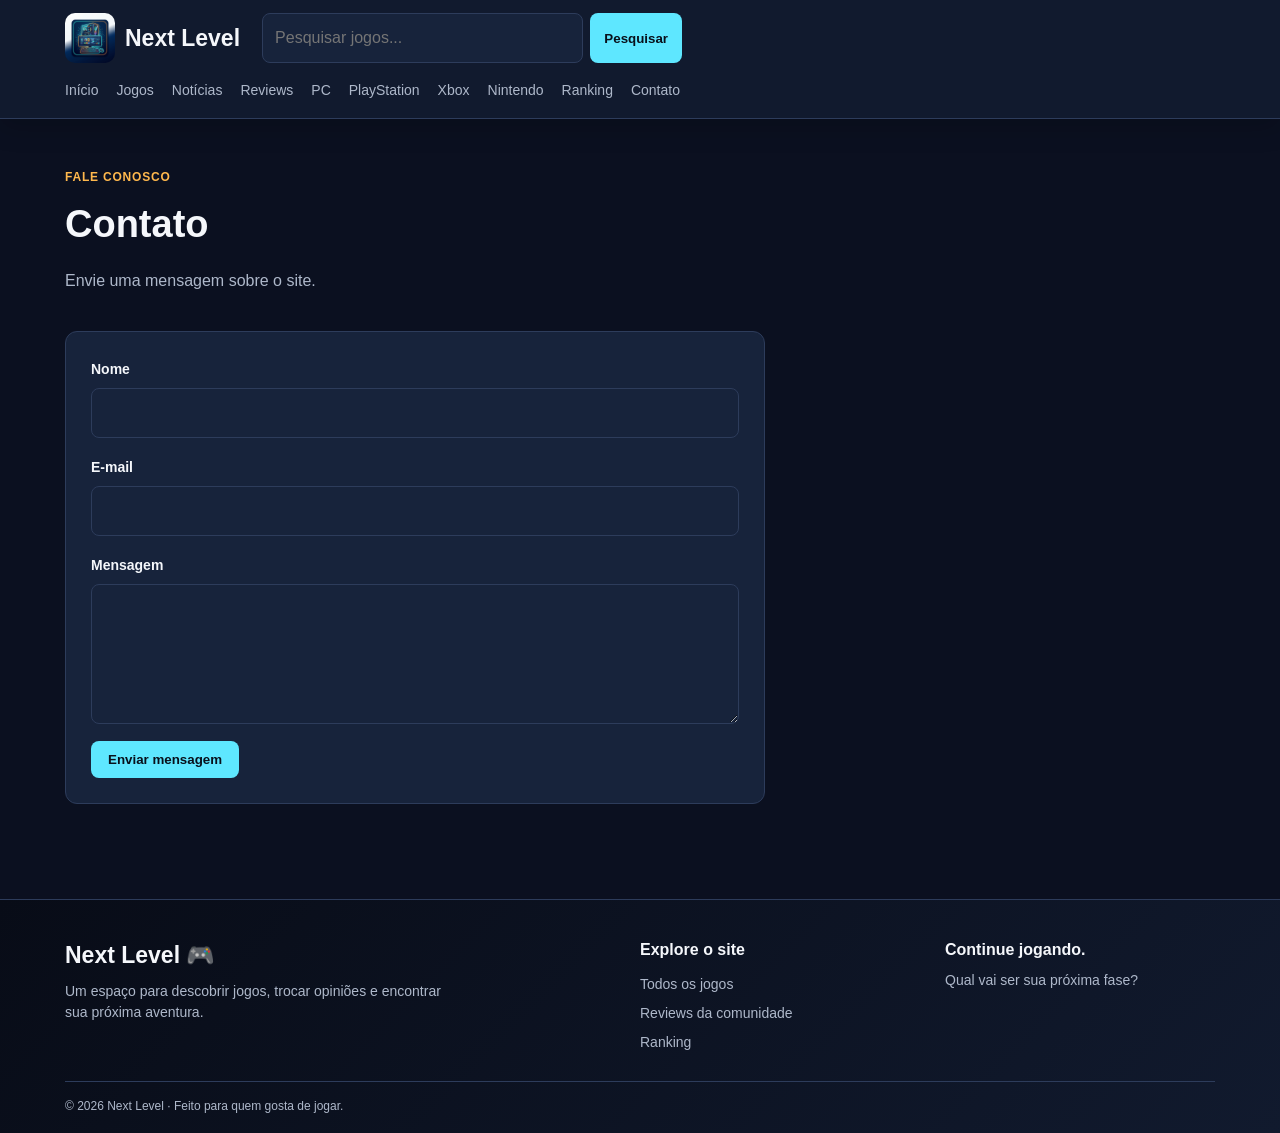
<file: contato.html>
<!DOCTYPE html>
<html lang="pt-br">
<head>
<meta charset="UTF-8">
<meta name="viewport" content="width=device-width, initial-scale=1.0">
<meta name="description" content="Next Level - jogos, plataformas, notícias e reviews">
<title>Contato - Next Level</title>
<link rel="icon" type="image/jpeg" href="img/logo.jpg">
<link rel="stylesheet" href="css/style.css">
</head>
<body>
<header>
<div class="container header-top">
<a class="marca" href="index.html">
<img class="logo" src="img/logo.jpg" alt="Logo Next Level">
<span class="logo-nome">Next Level</span>
</a>
<form class="busca-header" onsubmit="pesquisarHeader(event)">
<input id="busca-header" type="search" placeholder="Pesquisar jogos..." aria-label="Pesquisar jogos">
<button type="submit">Pesquisar</button>
</form>
</div>
<div class="container"><nav>
<a href="index.html">Início</a>
<a href="jogos.html">Jogos</a>
<a href="noticias.html">Notícias</a>
<a href="reviews.html">Reviews</a>
<a href="pc.html">PC</a>
<a href="playstation.html">PlayStation</a>
<a href="xbox.html">Xbox</a>
<a href="nintendo.html">Nintendo</a>
<a href="ranking.html">Ranking</a>
<a href="contato.html">Contato</a>
</nav></div>
</header>
<main><div class="container">
<div class="pagina-topo"><div><span class="mini-titulo">FALE CONOSCO</span><h1>Contato</h1><p>Envie uma mensagem sobre o site.</p></div></div><div class="form-box"><form onsubmit="enviarContato(event)"><label for="nome">Nome</label><input id="nome" type="text" required><label for="email">E-mail</label><input id="email" type="email" required><label for="mensagem">Mensagem</label><textarea id="mensagem" required></textarea><button type="submit">Enviar mensagem</button></form></div>
</div></main>
<footer>
    <div class="container footer-grid">
        <div class="footer-sobre">
            <a class="footer-marca" href="index.html">Next Level <span>🎮</span></a>
            <p>Um espaço para descobrir jogos, trocar opiniões e encontrar sua próxima aventura.</p>
        </div>
        <div class="footer-links">
            <strong>Explore o site</strong>
            <a href="jogos.html">Todos os jogos</a>
            <a href="reviews.html">Reviews da comunidade</a>
            <a href="ranking.html">Ranking</a>
        </div>
        <div class="footer-final">
            <strong>Continue jogando.</strong>
            <p>Qual vai ser sua próxima fase?</p>
        </div>
    </div>
    <div class="container footer-bottom">© 2026 Next Level · Feito para quem gosta de jogar.</div>
</footer>
<script src="js/script.js"></script>

</body>
</html>
</file>
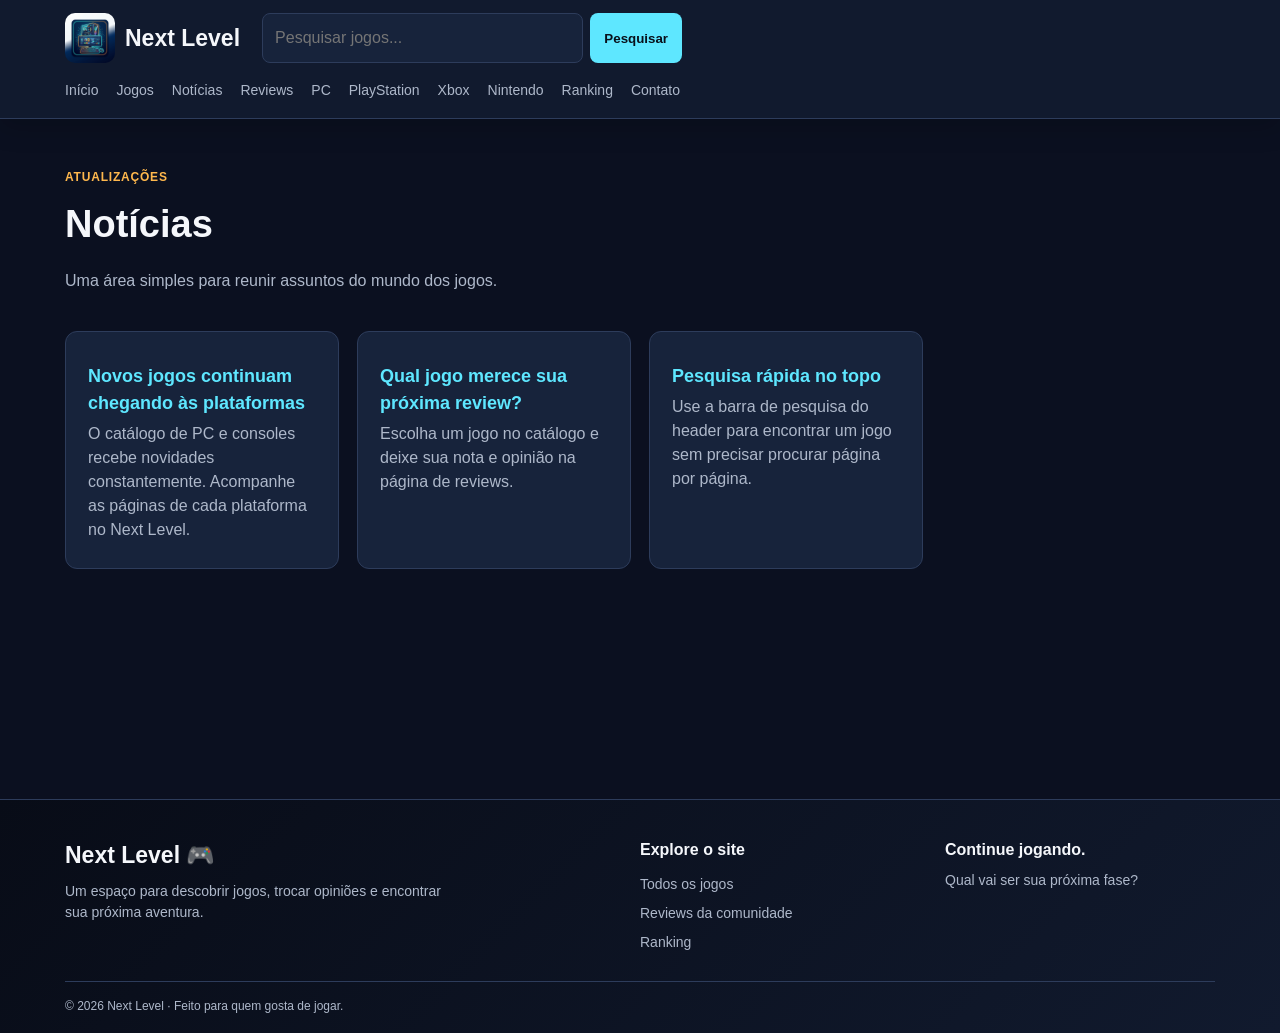
<file: noticias.html>
<!DOCTYPE html>
<html lang="pt-br">
<head>
<meta charset="UTF-8">
<meta name="viewport" content="width=device-width, initial-scale=1.0">
<meta name="description" content="Next Level - jogos, plataformas, notícias e reviews">
<title>Notícias - Next Level</title>
<link rel="icon" type="image/jpeg" href="img/logo.jpg">
<link rel="stylesheet" href="css/style.css">
</head>
<body>
<header>
<div class="container header-top">
<a class="marca" href="index.html">
<img class="logo" src="img/logo.jpg" alt="Logo Next Level">
<span class="logo-nome">Next Level</span>
</a>
<form class="busca-header" onsubmit="pesquisarHeader(event)">
<input id="busca-header" type="search" placeholder="Pesquisar jogos..." aria-label="Pesquisar jogos">
<button type="submit">Pesquisar</button>
</form>
</div>
<div class="container"><nav>
<a href="index.html">Início</a>
<a href="jogos.html">Jogos</a>
<a href="noticias.html">Notícias</a>
<a href="reviews.html">Reviews</a>
<a href="pc.html">PC</a>
<a href="playstation.html">PlayStation</a>
<a href="xbox.html">Xbox</a>
<a href="nintendo.html">Nintendo</a>
<a href="ranking.html">Ranking</a>
<a href="contato.html">Contato</a>
</nav></div>
</header>
<main><div class="container">
<div class="pagina-topo"><div><span class="mini-titulo">ATUALIZAÇÕES</span><h1>Notícias</h1><p>Uma área simples para reunir assuntos do mundo dos jogos.</p></div></div><div class="cards"><article class="card noticia"><h3>Novos jogos continuam chegando às plataformas</h3><p>O catálogo de PC e consoles recebe novidades constantemente. Acompanhe as páginas de cada plataforma no Next Level.</p></article><article class="card noticia"><h3>Qual jogo merece sua próxima review?</h3><p>Escolha um jogo no catálogo e deixe sua nota e opinião na página de reviews.</p></article><article class="card noticia"><h3>Pesquisa rápida no topo</h3><p>Use a barra de pesquisa do header para encontrar um jogo sem precisar procurar página por página.</p></article></div>
</div></main>
<footer>
    <div class="container footer-grid">
        <div class="footer-sobre">
            <a class="footer-marca" href="index.html">Next Level <span>🎮</span></a>
            <p>Um espaço para descobrir jogos, trocar opiniões e encontrar sua próxima aventura.</p>
        </div>
        <div class="footer-links">
            <strong>Explore o site</strong>
            <a href="jogos.html">Todos os jogos</a>
            <a href="reviews.html">Reviews da comunidade</a>
            <a href="ranking.html">Ranking</a>
        </div>
        <div class="footer-final">
            <strong>Continue jogando.</strong>
            <p>Qual vai ser sua próxima fase?</p>
        </div>
    </div>
    <div class="container footer-bottom">© 2026 Next Level · Feito para quem gosta de jogar.</div>
</footer>
<script src="js/script.js"></script>

</body>
</html>
</file>
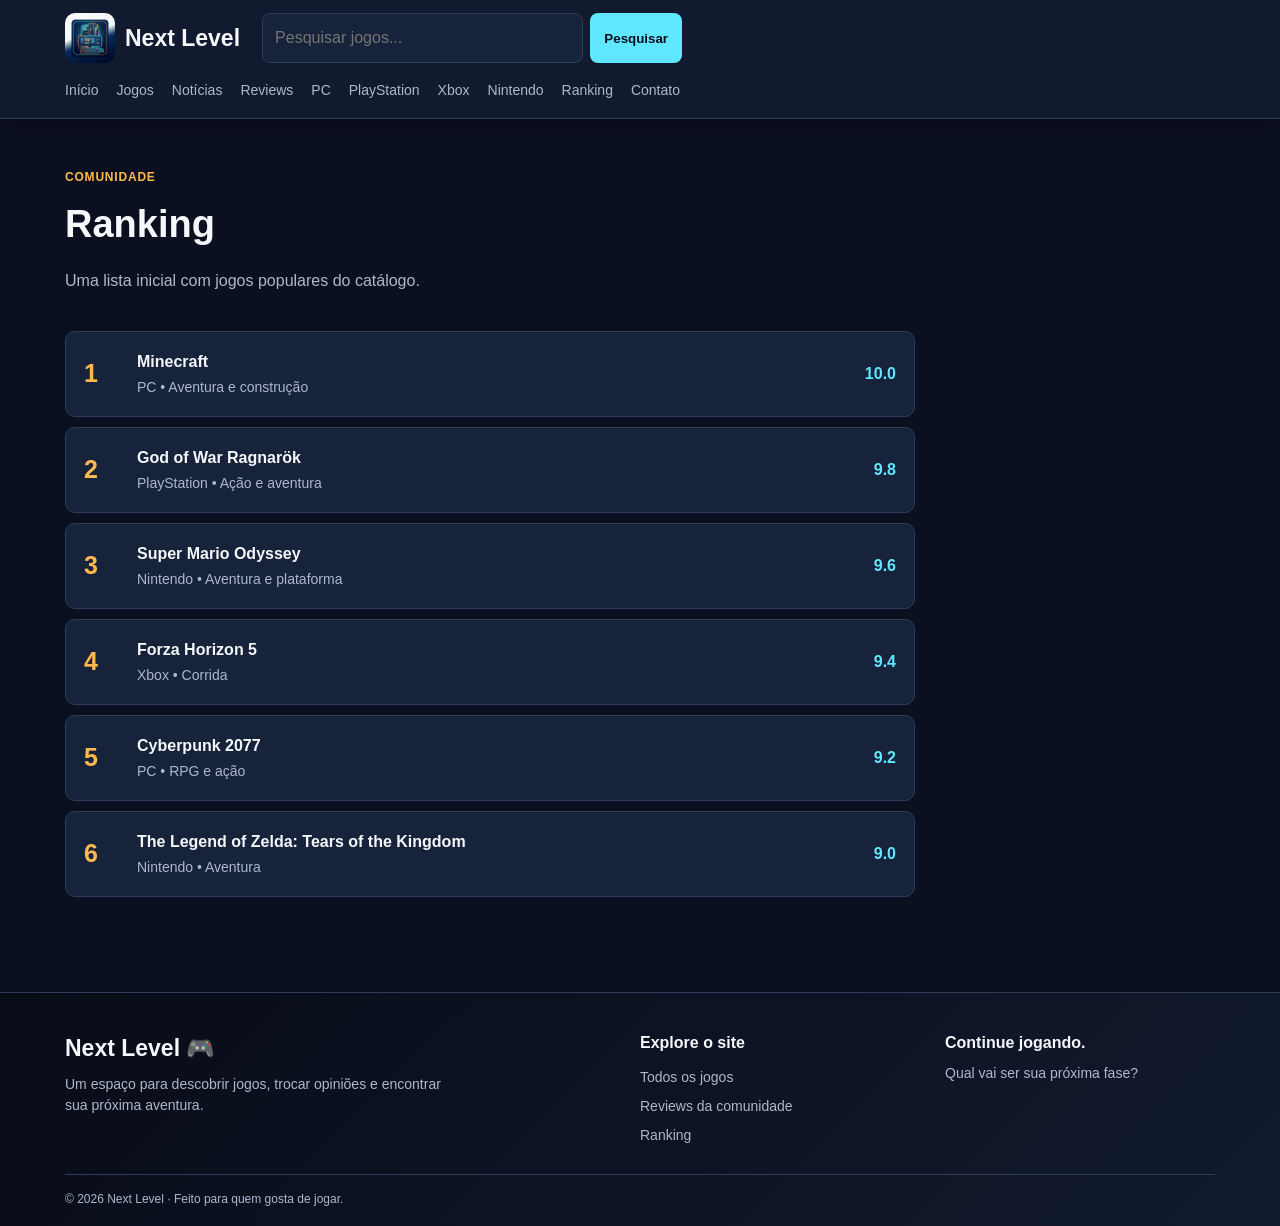
<file: ranking.html>
<!DOCTYPE html>
<html lang="pt-br">
<head>
<meta charset="UTF-8">
<meta name="viewport" content="width=device-width, initial-scale=1.0">
<meta name="description" content="Next Level - jogos, plataformas, notícias e reviews">
<title>Ranking - Next Level</title>
<link rel="icon" type="image/jpeg" href="img/logo.jpg">
<link rel="stylesheet" href="css/style.css">
</head>
<body>
<header>
<div class="container header-top">
<a class="marca" href="index.html">
<img class="logo" src="img/logo.jpg" alt="Logo Next Level">
<span class="logo-nome">Next Level</span>
</a>
<form class="busca-header" onsubmit="pesquisarHeader(event)">
<input id="busca-header" type="search" placeholder="Pesquisar jogos..." aria-label="Pesquisar jogos">
<button type="submit">Pesquisar</button>
</form>
</div>
<div class="container"><nav>
<a href="index.html">Início</a>
<a href="jogos.html">Jogos</a>
<a href="noticias.html">Notícias</a>
<a href="reviews.html">Reviews</a>
<a href="pc.html">PC</a>
<a href="playstation.html">PlayStation</a>
<a href="xbox.html">Xbox</a>
<a href="nintendo.html">Nintendo</a>
<a href="ranking.html">Ranking</a>
<a href="contato.html">Contato</a>
</nav></div>
</header>
<main><div class="container">
<div class="pagina-topo"><div><span class="mini-titulo">COMUNIDADE</span><h1>Ranking</h1><p>Uma lista inicial com jogos populares do catálogo.</p></div></div><div class="ranking-list"><div class="ranking-item"><span class="pos">1</span><div><strong>Minecraft</strong><p>PC • Aventura e construção</p></div><span class="nota">10.0</span></div><div class="ranking-item"><span class="pos">2</span><div><strong>God of War Ragnarök</strong><p>PlayStation • Ação e aventura</p></div><span class="nota">9.8</span></div><div class="ranking-item"><span class="pos">3</span><div><strong>Super Mario Odyssey</strong><p>Nintendo • Aventura e plataforma</p></div><span class="nota">9.6</span></div><div class="ranking-item"><span class="pos">4</span><div><strong>Forza Horizon 5</strong><p>Xbox • Corrida</p></div><span class="nota">9.4</span></div><div class="ranking-item"><span class="pos">5</span><div><strong>Cyberpunk 2077</strong><p>PC • RPG e ação</p></div><span class="nota">9.2</span></div><div class="ranking-item"><span class="pos">6</span><div><strong>The Legend of Zelda: Tears of the Kingdom</strong><p>Nintendo • Aventura</p></div><span class="nota">9.0</span></div></div>
</div></main>
<footer>
    <div class="container footer-grid">
        <div class="footer-sobre">
            <a class="footer-marca" href="index.html">Next Level <span>🎮</span></a>
            <p>Um espaço para descobrir jogos, trocar opiniões e encontrar sua próxima aventura.</p>
        </div>
        <div class="footer-links">
            <strong>Explore o site</strong>
            <a href="jogos.html">Todos os jogos</a>
            <a href="reviews.html">Reviews da comunidade</a>
            <a href="ranking.html">Ranking</a>
        </div>
        <div class="footer-final">
            <strong>Continue jogando.</strong>
            <p>Qual vai ser sua próxima fase?</p>
        </div>
    </div>
    <div class="container footer-bottom">© 2026 Next Level · Feito para quem gosta de jogar.</div>
</footer>
<script src="js/script.js"></script>

</body>
</html>
</file>
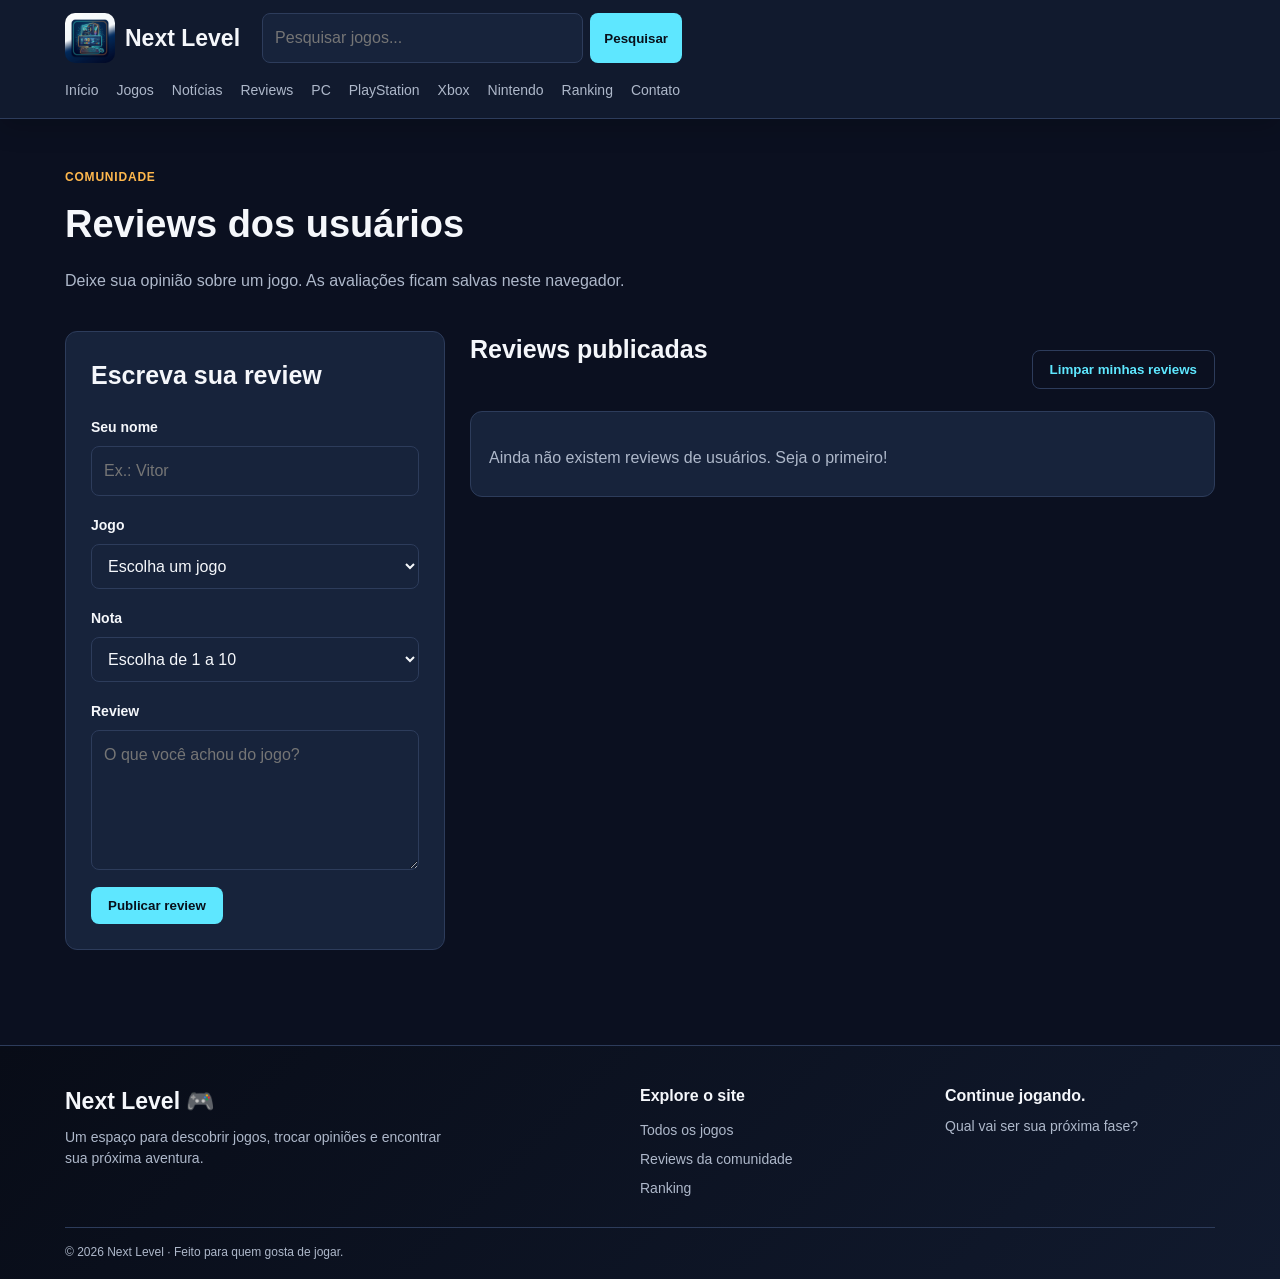
<file: reviews.html>
<!DOCTYPE html>
<html lang="pt-br">
<head>
<meta charset="UTF-8">
<meta name="viewport" content="width=device-width, initial-scale=1.0">
<meta name="description" content="Next Level - jogos, plataformas, notícias e reviews">
<title>Reviews - Next Level</title>
<link rel="icon" type="image/jpeg" href="img/logo.jpg">
<link rel="stylesheet" href="css/style.css">
</head>
<body>
<header>
<div class="container header-top">
<a class="marca" href="index.html">
<img class="logo" src="img/logo.jpg" alt="Logo Next Level">
<span class="logo-nome">Next Level</span>
</a>
<form class="busca-header" onsubmit="pesquisarHeader(event)">
<input id="busca-header" type="search" placeholder="Pesquisar jogos..." aria-label="Pesquisar jogos">
<button type="submit">Pesquisar</button>
</form>
</div>
<div class="container"><nav>
<a href="index.html">Início</a>
<a href="jogos.html">Jogos</a>
<a href="noticias.html">Notícias</a>
<a href="reviews.html">Reviews</a>
<a href="pc.html">PC</a>
<a href="playstation.html">PlayStation</a>
<a href="xbox.html">Xbox</a>
<a href="nintendo.html">Nintendo</a>
<a href="ranking.html">Ranking</a>
<a href="contato.html">Contato</a>
</nav></div>
</header>
<main><div class="container">
<div class="pagina-topo"><div><span class="mini-titulo">COMUNIDADE</span><h1>Reviews dos usuários</h1><p>Deixe sua opinião sobre um jogo. As avaliações ficam salvas neste navegador.</p></div></div>
<div class="review-layout">
<section class="form-box"><h2>Escreva sua review</h2><form id="review-form">
<label for="nome-review">Seu nome</label><input id="nome-review" type="text" maxlength="30" placeholder="Ex.: Vitor" required>
<label for="jogo-review">Jogo</label><select id="jogo-review" required><option value="">Escolha um jogo</option><option>Minecraft</option><option>Cyberpunk 2077</option><option>Grand Theft Auto V</option><option>The Witcher 3</option><option>Valorant</option><option>Terraria</option><option>God of War Ragnarök</option><option>Horizon Forbidden West</option><option>Marvel’s Spider-Man 2</option><option>The Last of Us Part II</option><option>Gran Turismo 7</option><option>Ghost of Tsushima</option><option>Forza Horizon 5</option><option>Halo Infinite</option><option>Minecraft</option><option>Sea of Thieves</option><option>Gears 5</option><option>Starfield</option><option>Super Mario Odyssey</option><option>The Legend of Zelda: Tears of the Kingdom</option><option>Pokémon Scarlet</option><option>Mario Kart 8 Deluxe</option><option>Animal Crossing: New Horizons</option><option>Super Smash Bros. Ultimate</option></select>
<label for="nota-review">Nota</label><select id="nota-review" required><option value="">Escolha de 1 a 10</option><option value="1">1/10</option><option value="2">2/10</option><option value="3">3/10</option><option value="4">4/10</option><option value="5">5/10</option><option value="6">6/10</option><option value="7">7/10</option><option value="8">8/10</option><option value="9">9/10</option><option value="10">10/10</option></select>
<label for="texto-review">Review</label><textarea id="texto-review" maxlength="500" placeholder="O que você achou do jogo?" required></textarea>
<button type="submit">Publicar review</button></form></section>
<section><div class="reviews-cabecalho"><h2>Reviews publicadas</h2><button class="botao-secundario" type="button" onclick="limparReviews()">Limpar minhas reviews</button></div><div id="lista-reviews"></div></section>
</div>
</div></main>
<footer>
    <div class="container footer-grid">
        <div class="footer-sobre">
            <a class="footer-marca" href="index.html">Next Level <span>🎮</span></a>
            <p>Um espaço para descobrir jogos, trocar opiniões e encontrar sua próxima aventura.</p>
        </div>
        <div class="footer-links">
            <strong>Explore o site</strong>
            <a href="jogos.html">Todos os jogos</a>
            <a href="reviews.html">Reviews da comunidade</a>
            <a href="ranking.html">Ranking</a>
        </div>
        <div class="footer-final">
            <strong>Continue jogando.</strong>
            <p>Qual vai ser sua próxima fase?</p>
        </div>
    </div>
    <div class="container footer-bottom">© 2026 Next Level · Feito para quem gosta de jogar.</div>
</footer>
<script src="js/script.js"></script>

</body>
</html>
</file>
<file: css/style.css>
:root {
    --cor-fundo: #0b1020;
    --cor-header: #111a2e;
    --cor-card: #17233b;
    --cor-card-2: #1d2b47;
    --cor-texto: #f5f7fb;
    --cor-texto-secundario: #aeb8ca;
    --cor-principal: #5ee7ff;
    --cor-secundaria: #9b7bff;
    --cor-destaque: #ffb84d;
    --cor-borda: #2d3c5b;
    --raio: 12px;
}

* { box-sizing: border-box; }

html { scroll-behavior: smooth; }

body {
    font-family: Arial, Helvetica, sans-serif;
    background: var(--cor-fundo);
    color: var(--cor-texto);
    margin: 0;
    line-height: 1.5;
}

.container { width: 92%; max-width: 1150px; margin: auto; }

a { color: var(--cor-principal); }

header {
    background: var(--cor-header);
    border-bottom: 1px solid var(--cor-borda);
    position: sticky;
    top: 0;
    z-index: 10;
    box-shadow: 0 8px 25px rgba(0,0,0,.18);
}

.header-top {
    display: flex;
    align-items: center;
    gap: 22px;
    padding: 13px 0;
}

.marca { display: flex; align-items: center; gap: 10px; color: var(--cor-texto); text-decoration: none; flex-shrink: 0; }
.logo { width: 50px; height: 50px; object-fit: cover; border-radius: 10px; }
.logo-nome { font-size: 23px; font-weight: bold; }

.busca-header { display: flex; gap: 7px; width: 420px; max-width: 100%; }
.busca-header input { margin: 0; max-width: none; flex: 1; }
.busca-header button { padding: 10px 14px; background: var(--cor-principal); color: #08101b; }

nav { display: flex; flex-wrap: wrap; gap: 5px 18px; padding: 0 0 13px; }
nav a { color: var(--cor-texto-secundario); text-decoration: none; font-size: 14px; padding: 4px 0; }
nav a:hover { color: var(--cor-principal); }

main { padding: 45px 0 65px; min-height: 650px; }
h1 { font-size: 38px; margin: 8px 0 10px; }
h2 { font-size: 25px; margin-top: 0; }
h3 { margin-top: 0; }
p { color: var(--cor-texto-secundario); }

.hero {
    display: grid;
    grid-template-columns: 1.5fr .7fr;
    gap: 25px;
    align-items: center;
    padding: 40px;
    border: 1px solid var(--cor-borda);
    border-radius: 18px;
    background: linear-gradient(135deg, var(--cor-card), #11182b);
    margin-bottom: 55px;
}
.hero h1 { max-width: 650px; font-size: 46px; }
.hero p { max-width: 650px; font-size: 17px; }
.hero-box { display: grid; gap: 5px; padding: 25px; border-left: 2px solid var(--cor-principal); background: rgba(94,231,255,.05); border-radius: 10px; }
.hero-box strong { font-size: 28px; color: var(--cor-principal); }
.hero-box span { color: var(--cor-texto-secundario); margin-bottom: 10px; }

.tag, .mini-titulo, .contador {
    display: inline-block;
    font-size: 12px;
    font-weight: bold;
    letter-spacing: .8px;
    text-transform: uppercase;
}
.tag { color: var(--cor-principal); background: rgba(94,231,255,.08); padding: 5px 8px; border-radius: 5px; }
.destaque { margin-bottom: 10px; }
.mini-titulo { color: var(--cor-destaque); }
.contador { color: var(--cor-texto-secundario); border: 1px solid var(--cor-borda); padding: 9px 12px; border-radius: 8px; }

.titulo-secao, .pagina-topo, .reviews-cabecalho { display: flex; justify-content: space-between; align-items: end; gap: 20px; margin-bottom: 22px; }
.titulo-secao h2 { margin: 5px 0 0; }
.titulo-secao a { text-decoration: none; }

.cards { display: grid; grid-template-columns: repeat(4, 1fr); gap: 18px; }
.card { background: var(--cor-card); border: 1px solid var(--cor-borda); border-radius: var(--raio); overflow: hidden; transition: .2s; }
.card:hover { transform: translateY(-3px); border-color: var(--cor-principal); }
.card-conteudo { padding: 16px; }
.card h3 { color: var(--cor-texto); margin: 9px 0 5px; font-size: 18px; }
.card p { margin: 4px 0; }
.ano { font-size: 13px; }
.jogo-imagem { display:block; width:100%; height:260px; object-fit:cover; object-position:center; background:#111827; }

.botao, button { display: inline-block; background: var(--cor-principal); color: #08101b; border: 0; padding: 11px 17px; border-radius: 8px; font-weight: bold; text-decoration: none; cursor: pointer; }
.botao:hover, button:hover { filter: brightness(1.08); }
.botao-secundario { background: transparent; color: var(--cor-principal); border: 1px solid var(--cor-borda); }

.info-box { margin-top: 55px; padding: 25px; background: var(--cor-card); border: 1px solid var(--cor-borda); border-radius: var(--raio); }
.info-grid { display: grid; grid-template-columns: repeat(3,1fr); gap: 18px; }
.info-grid div { padding: 18px; background: var(--cor-card-2); border-radius: 9px; }
.info-grid h3 { margin-bottom: 5px; }

.filtro { margin-bottom: 20px; }
.filtro input { max-width: 500px; }

input, select, textarea { display: block; width: 100%; max-width: 650px; margin: 7px 0 17px; padding: 12px; border: 1px solid var(--cor-borda); border-radius: 8px; background: var(--cor-card); color: var(--cor-texto); font: inherit; }
input:focus, select:focus, textarea:focus { outline: 2px solid rgba(94,231,255,.25); border-color: var(--cor-principal); }
textarea { min-height: 140px; resize: vertical; }
label { color: var(--cor-texto); font-weight: bold; font-size: 14px; }

.form-box { max-width: 700px; padding: 25px; background: var(--cor-card); border: 1px solid var(--cor-borda); border-radius: var(--raio); }
.review-layout { display: grid; grid-template-columns: 380px 1fr; gap: 25px; align-items: start; }
.review-layout .form-box { position: sticky; top: 150px; }
.review-item { background: var(--cor-card); border: 1px solid var(--cor-borda); border-radius: var(--raio); padding: 18px; margin-bottom: 14px; }
.review-item h3 { color: var(--cor-principal); margin-bottom: 5px; }
.review-meta { font-size: 13px; color: var(--cor-texto-secundario); }
.review-nota { color: var(--cor-destaque); font-weight: bold; }
.review-item p { margin-bottom: 8px; }

.ranking-list { max-width: 850px; display: grid; gap: 10px; }
.ranking-item { display: flex; align-items: center; gap: 18px; padding: 18px; background: var(--cor-card); border: 1px solid var(--cor-borda); border-radius: 10px; }
.pos { font-size: 25px; font-weight: bold; color: var(--cor-destaque); width: 35px; }
.ranking-item div { flex: 1; }
.ranking-item p { margin: 3px 0 0; font-size: 14px; }
.nota { color: var(--cor-principal); font-weight: bold; }

.noticia { padding: 22px; }
.noticia h3 { color: var(--cor-principal); }

footer { background: linear-gradient(135deg, #080c17, var(--cor-header)); border-top: 1px solid var(--cor-borda); padding: 38px 0 18px; margin-top: 30px; }
.footer-grid { display: grid; grid-template-columns: 2fr 1fr 1fr; gap: 35px; padding-bottom: 28px; }
.footer-grid p { margin: 8px 0; font-size: 14px; max-width: 380px; }
.footer-marca { display: inline-block; color: var(--cor-texto); font-size: 23px; font-weight: bold; text-decoration: none; }
.footer-marca span { color: var(--cor-principal); }
.footer-links { display: flex; flex-direction: column; align-items: flex-start; gap: 8px; }
.footer-links strong, .footer-final strong { color: var(--cor-texto); margin-bottom: 4px; }
.footer-links a { color: var(--cor-texto-secundario); text-decoration: none; font-size: 14px; }
.footer-links a:hover { color: var(--cor-principal); }
.footer-bottom { border-top: 1px solid var(--cor-borda); padding-top: 15px; color: var(--cor-texto-secundario); font-size: 12px; }

@media (max-width: 950px) {
    .cards { grid-template-columns: repeat(3, 1fr); }
    .hero { grid-template-columns: 1fr; }
    .review-layout { grid-template-columns: 1fr; }
    .review-layout .form-box { position: static; }
}

@media (max-width: 700px) {
    .header-top { align-items: flex-start; flex-direction: column; gap: 12px; }
    .busca-header { width: 100%; }
    nav { gap: 5px 12px; }
    .cards { grid-template-columns: repeat(2, 1fr); }
    .info-grid { grid-template-columns: 1fr; }
    .hero { padding: 25px; }
    .hero h1 { font-size: 35px; }
    .pagina-topo, .titulo-secao, .reviews-cabecalho { align-items: flex-start; flex-direction: column; }
    .footer-grid { grid-template-columns: 1fr; gap: 22px; }
}

@media (max-width: 470px) {
    .cards { grid-template-columns: 1fr; }
    h1 { font-size: 31px; }
    .jogo-imagem { height: 320px; }
}
</file>
